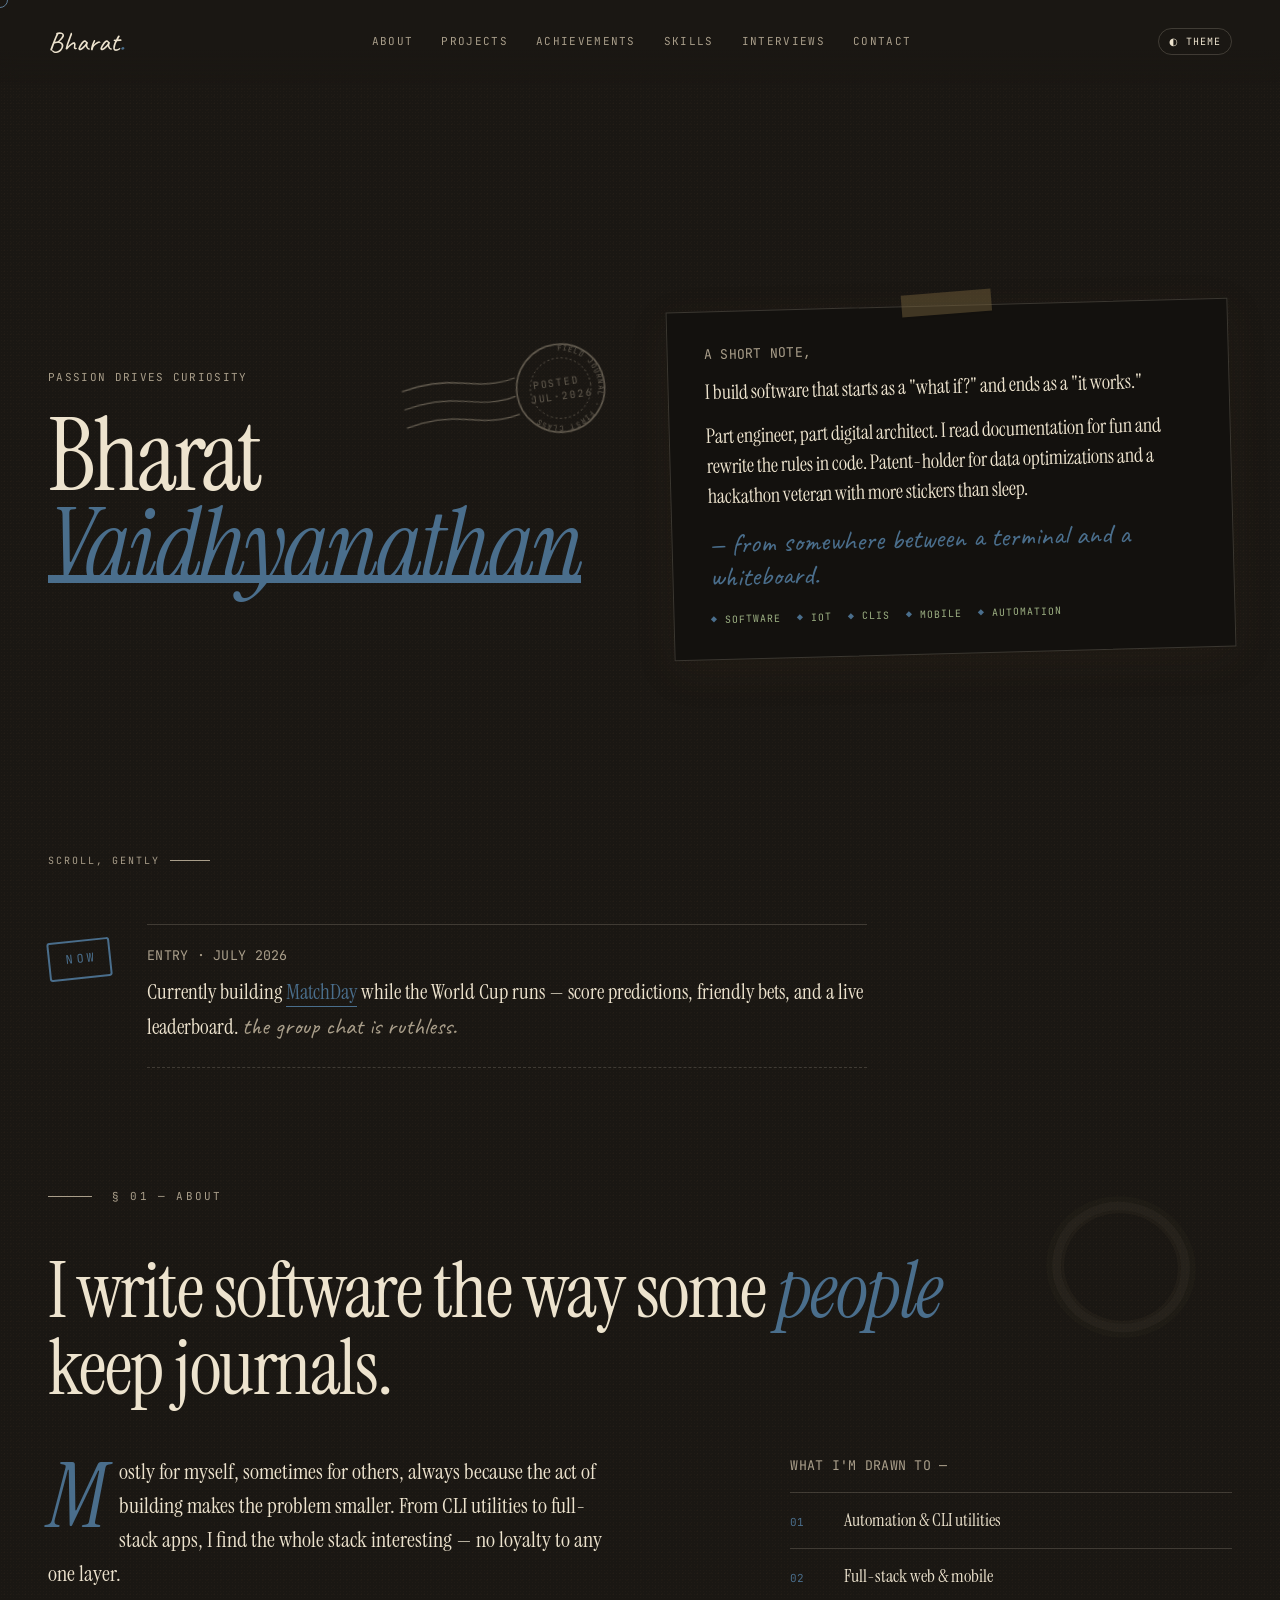
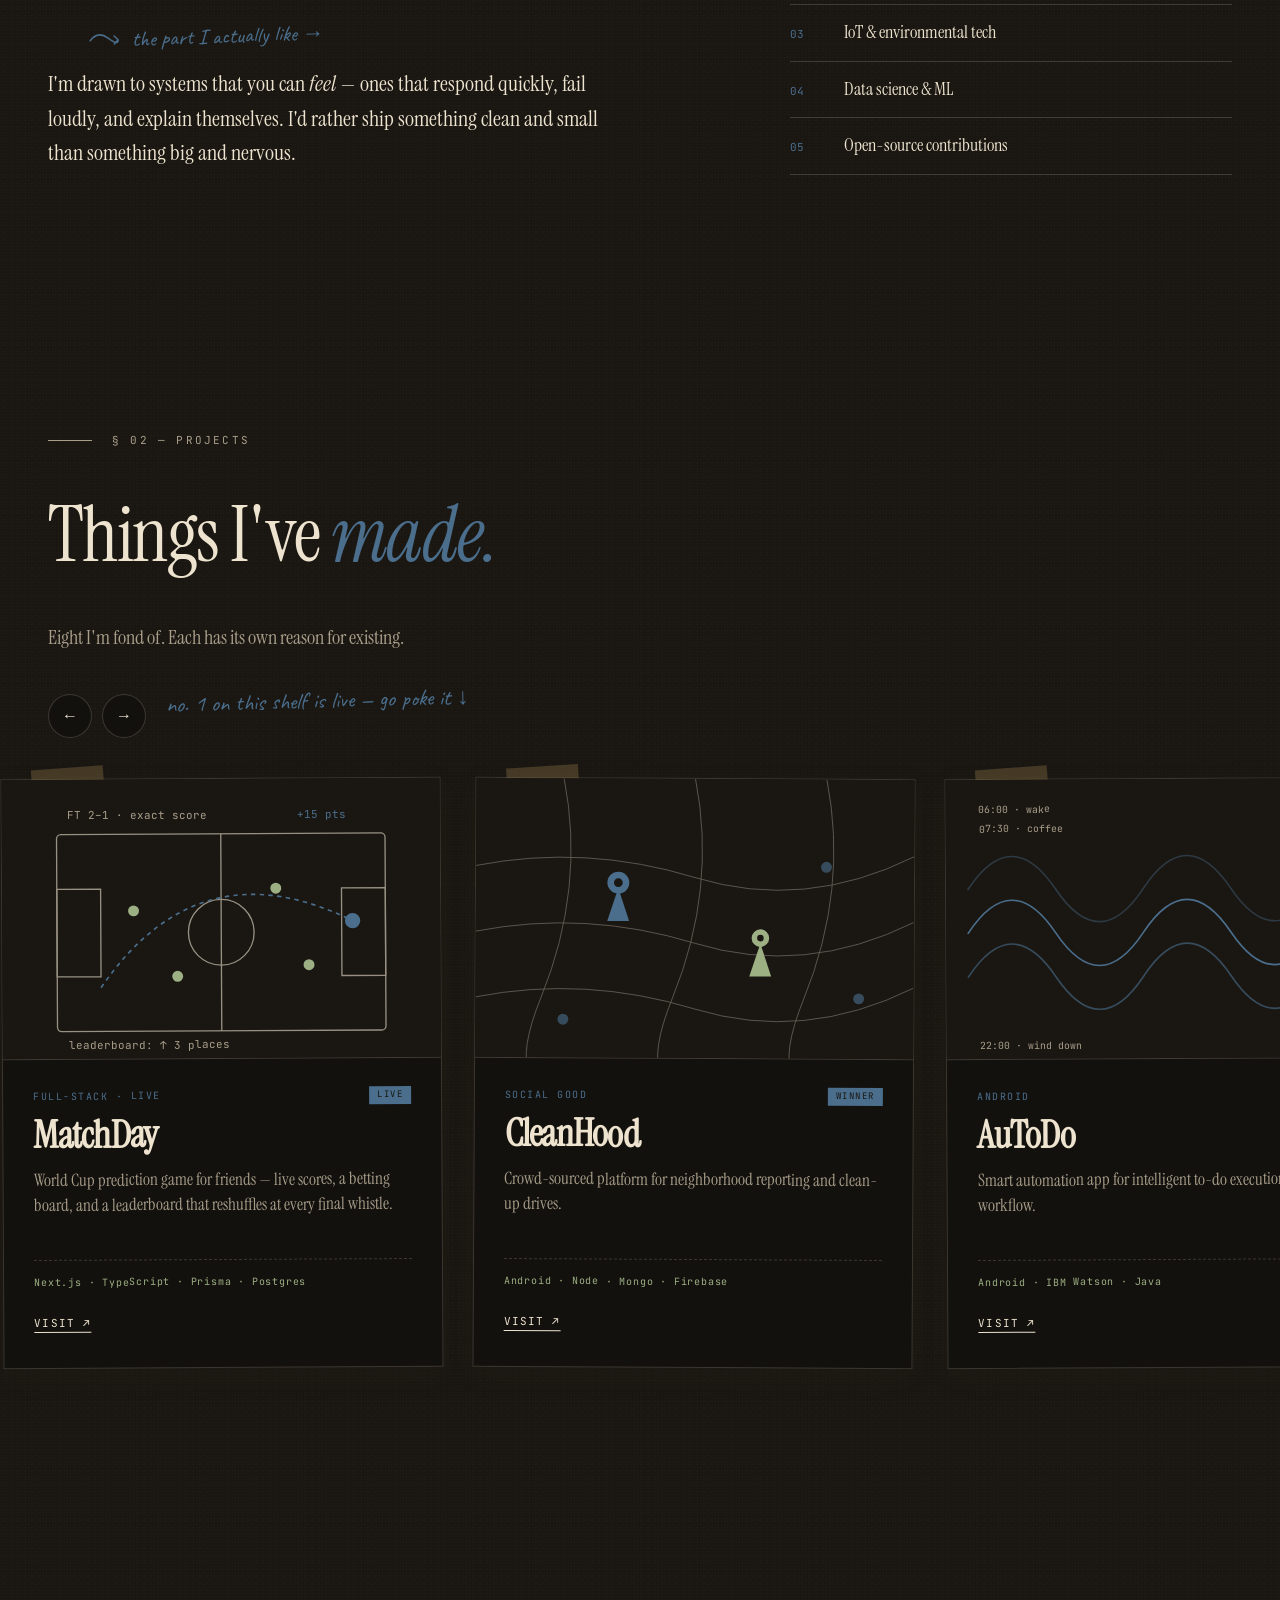
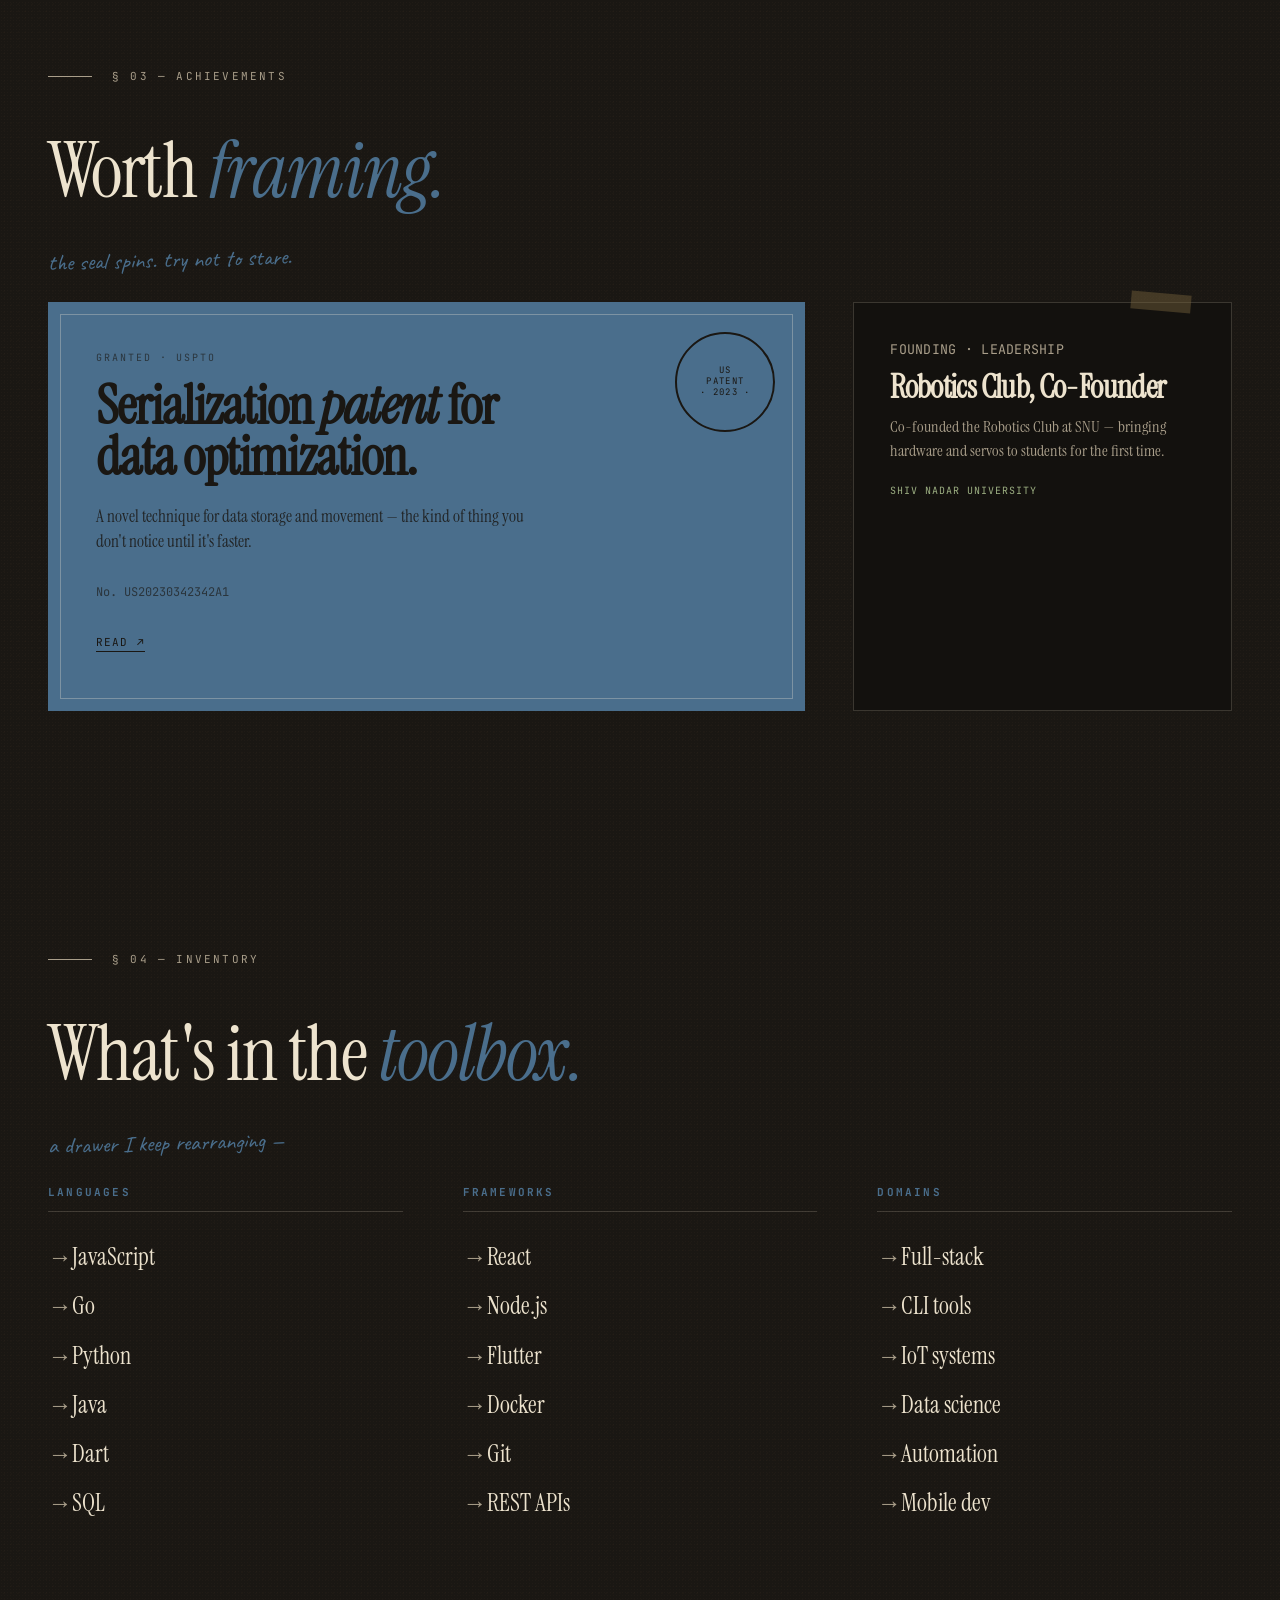
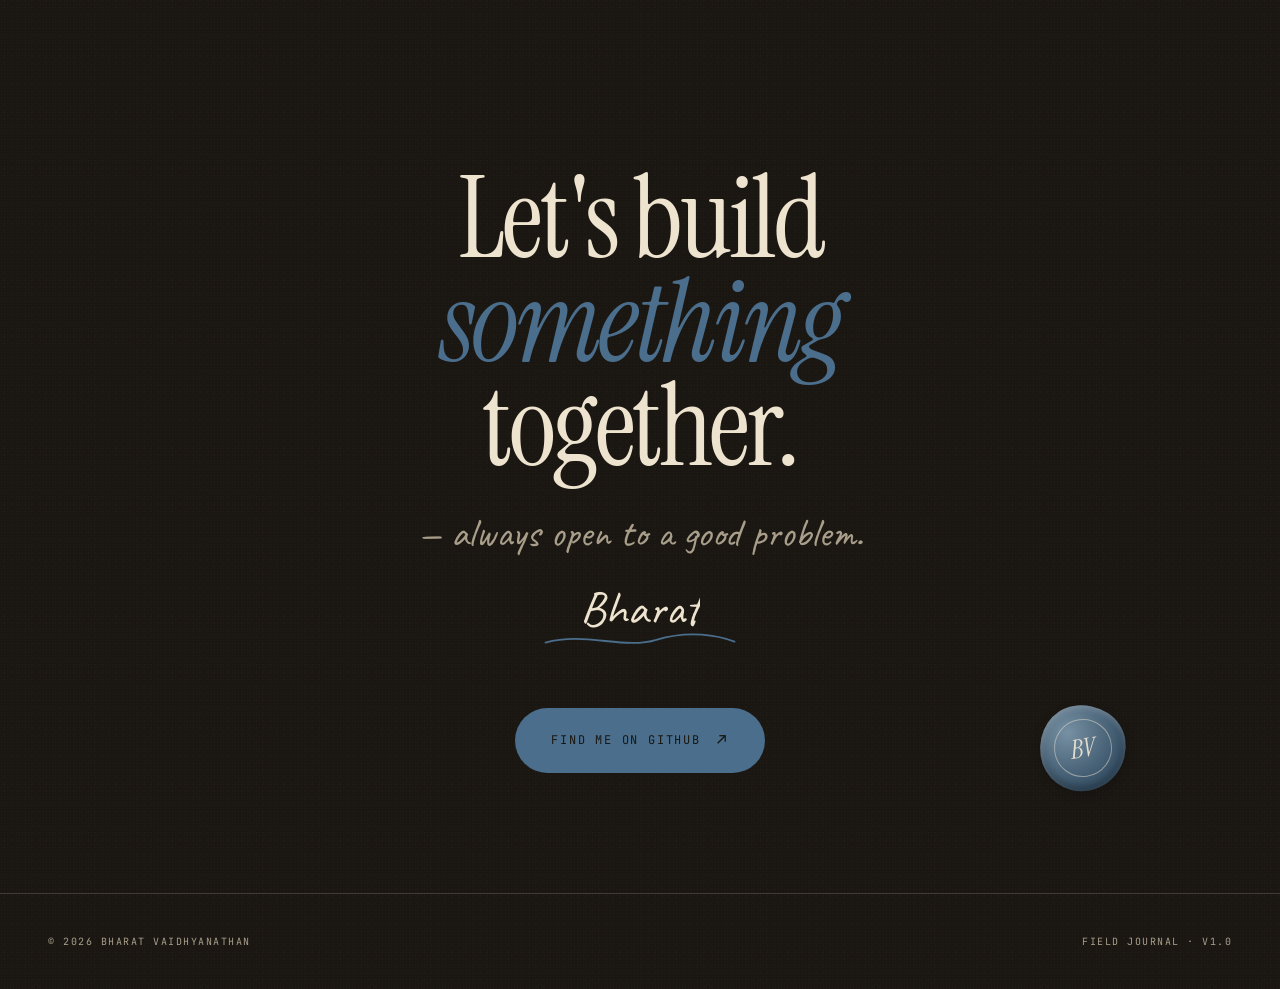
<file: index.html>
<!DOCTYPE html>
<html lang="en">
<head>
    <meta charset="utf-8">
    <meta name="viewport" content="width=device-width, initial-scale=1.0">
    <title>Bharat Vaidhyanathan</title>
    <meta name="description" content="Bharat Vaidhyanathan — software engineer building automation tools, full-stack apps, and IoT systems.">
    <meta name="theme-color" content="#f1e8d6">
    <link rel="canonical" href="https://bharat94.github.io/">
    <meta property="og:title" content="Bharat Vaidhyanathan — Field Journal">
    <meta property="og:description" content="Software engineer building automation tools, full-stack apps, and IoT systems.">
    <meta property="og:type" content="website">
    <meta property="og:url" content="https://bharat94.github.io/">
    <meta property="twitter:card" content="summary_large_image">
    <meta property="twitter:title" content="Bharat Vaidhyanathan — Field Journal">
    <meta property="twitter:description" content="Software engineer building automation tools, full-stack apps, and IoT systems.">
    
    <link rel="icon" href="/favicon.svg" type="image/svg+xml">
    <link rel="icon" href="/favicon.png" type="image/png" sizes="64x64">
    <link rel="apple-touch-icon" href="/apple-touch-icon.png">

    <link rel="preconnect" href="https://fonts.googleapis.com">
    <link rel="preconnect" href="https://fonts.gstatic.com" crossorigin>
    <link href="https://fonts.googleapis.com/css2?family=Instrument+Serif:ital@0;1&family=Caveat:wght@400;600&family=JetBrains+Mono:wght@400;500&family=Fraunces:ital,wght@0,400;0,500;1,400&family=Cormorant+Garamond:ital,wght@0,400;1,400&family=EB+Garamond:ital,wght@0,400;1,400&family=Playfair+Display:ital,wght@0,400;1,400&display=swap" rel="stylesheet">
    
    <link rel="stylesheet" href="styles.css">

    <script type="application/ld+json">
    {
        "@context": "https://schema.org",
        "@type": "Person",
        "name": "Bharat Vaidhyanathan",
        "jobTitle": "Software Engineer",
        "url": "https://bharat94.github.io/",
        "sameAs": [
            "https://github.com/bharat94"
        ]
    }
    </script>

    <template id="__bundler_thumbnail" data-bg-color="#f1e8d6">
      <svg viewBox="0 0 1200 800" xmlns="http://www.w3.org/2000/svg">
        <rect width="1200" height="800" fill="#f1e8d6"/>
        <g transform="translate(600 400)" text-anchor="middle" font-family="Georgia, serif" fill="#2a2420">
          <text y="-20" font-size="140" font-style="italic">BV</text>
          <text y="60" font-size="36" fill="#5c6e8c">— field notes —</text>
        </g>
      </svg>
    </template>
</head>
<body data-theme="dark">
<div class="cursor"></div>

<!-- TWEAKS PANEL -->
<div id="tweaks-panel" style="display:none;">
  <div class="tweaks-head">
    <span>Tweaks</span>
    <span class="tweaks-hint">live · saved</span>
  </div>
  <div class="tweaks-body">
    <label class="tw-row">
      <span>Accent color</span>
      <div class="tw-swatches" data-key="accent">
        <button data-val="#b9502b" style="background:#b9502b" title="Rust"></button>
        <button data-val="#c57a3a" style="background:#c57a3a" title="Ochre"></button>
        <button data-val="#7a8662" style="background:#7a8662" title="Sage"></button>
        <button data-val="#5c6e8c" style="background:#5c6e8c" title="Slate blue"></button>
        <button data-val="#8a4a6b" style="background:#8a4a6b" title="Plum"></button>
        <button data-val="#2a2420" style="background:#2a2420" title="Ink"></button>
      </div>
    </label>
    <label class="tw-row">
      <span>Paper tone</span>
      <div class="tw-swatches" data-key="paper">
        <button data-val="#f1e8d6" style="background:#f1e8d6" title="Cream"></button>
        <button data-val="#f5eee0" style="background:#f5eee0" title="Soft cream"></button>
        <button data-val="#ecddc0" style="background:#ecddc0" title="Kraft"></button>
        <button data-val="#efe8dc" style="background:#efe8dc" title="Oat"></button>
        <button data-val="#f4eee6" style="background:#f4eee6" title="Linen"></button>
      </div>
    </label>
    <label class="tw-row">
      <span>Display font</span>
      <select data-key="displayFont">
        <option value="'Instrument Serif', Georgia, serif">Instrument Serif</option>
        <option value="'Fraunces', Georgia, serif">Fraunces</option>
        <option value="'Cormorant Garamond', serif">Cormorant</option>
        <option value="'EB Garamond', serif">EB Garamond</option>
        <option value="'Playfair Display', serif">Playfair</option>
      </select>
    </label>
    <label class="tw-row">
      <span>Hero size</span>
      <input type="range" data-key="heroSize" min="60" max="140" step="2"/>
      <span class="tw-val" data-val="heroSize"></span>
    </label>
    <label class="tw-row">
      <span>Card jitter</span>
      <input type="range" data-key="cardJitter" min="0" max="3" step="0.1"/>
      <span class="tw-val" data-val="cardJitter"></span>
    </label>
    <label class="tw-row">
      <span>Tape accents</span>
      <select data-key="showTape">
        <option value="on">On</option>
        <option value="off">Off</option>
      </select>
    </label>
    <label class="tw-row">
      <span>Custom cursor</span>
      <select data-key="customCursor">
        <option value="on">On</option>
        <option value="off">Off</option>
      </select>
    </label>
    <label class="tw-row">
      <span>Hero subtitle</span>
      <input type="text" data-key="heroMeta" placeholder="Field Notes · Vol. 01"/>
    </label>
    <label class="tw-row">
      <span>Sign-off phrase</span>
      <input type="text" data-key="signoff" placeholder="always open to a good problem"/>
    </label>
    <label class="tw-row">
      <span>Theme</span>
      <select data-key="theme">
        <option value="light">Light</option>
        <option value="dark">Dark</option>
      </select>
    </label>
  </div>
</div>

<nav>
  <div class="brand">Bharat.</div>
  <div class="links">
    <a href="#about">About</a>
    <a href="#projects">Projects</a>
    <a href="#achievements">Achievements</a>
    <a href="#skills">Skills</a>
    <a href="/interviews/">Interviews</a>
    <a href="#contact">Contact</a>
  </div>
  <div class="nav-right">
    <button class="theme-toggle" onclick="toggleTheme()">◐ theme</button>
    <button id="mobile-menu-btn" class="mobile-menu-btn" aria-label="Menu">☰</button>
  </div>
</nav>

<div id="mobile-menu" class="mobile-menu">
  <a href="#about" onclick="toggleMobileMenu()">About</a>
  <a href="#projects" onclick="toggleMobileMenu()">Projects</a>
  <a href="#achievements" onclick="toggleMobileMenu()">Achievements</a>
  <a href="#skills" onclick="toggleMobileMenu()">Skills</a>
  <a href="/interviews/">Interviews</a>
  <a href="#contact" onclick="toggleMobileMenu()">Contact</a>
</div>

<!-- HERO -->
<header class="hero">
  <div class="hero-left">
    <div class="hero-meta">Field Notes · Vol. 01 · Est. 2026</div>
    <h1>
      Bharat<br/>
      <em>Vaidhyanathan</em>
    </h1>
    <svg class="postmark" viewBox="0 0 240 132" aria-hidden="true">
      <defs>
        <path id="pm-arc" d="M178 25 a41 41 0 1 1 -0.1 0"/>
      </defs>
      <g fill="none" stroke="currentColor">
        <circle cx="178" cy="66" r="48" stroke-width="1.6"/>
        <circle cx="178" cy="66" r="33" stroke-width="1" stroke-dasharray="2 3"/>
        <path d="M6 46 Q 40 38 74 46 T 130 48" stroke-width="1.4"/>
        <path d="M6 66 Q 40 58 74 66 T 128 68" stroke-width="1.4"/>
        <path d="M6 86 Q 40 78 74 86 T 130 88" stroke-width="1.4"/>
      </g>
      <text font-family="'JetBrains Mono', monospace" font-size="11" letter-spacing="2" fill="currentColor" text-anchor="middle">
        <tspan x="178" y="63">POSTED</tspan>
        <tspan x="178" y="78">JUL·2026</tspan>
      </text>
      <text font-family="'JetBrains Mono', monospace" font-size="8" letter-spacing="1.5" fill="currentColor">
        <textPath href="#pm-arc" startOffset="2">FIELD JOURNAL · FIRST CLASS</textPath>
      </text>
    </svg>
  </div>
  <div class="hero-right">
    <div class="hero-card">
      <div class="mono" style="margin-bottom:12px;">A short note,</div>
      <p>I build software that starts as a "what if?" and ends as a "it works."</p>
      <p>Part engineer, part digital architect. I read documentation for fun and rewrite the rules in code. Patent-holder for data optimizations and a hackathon veteran with more stickers than sleep.</p>
      <div class="hand" style="margin-top:16px;">— from somewhere between a terminal and a whiteboard.</div>
      <div class="hero-tags">
        <span>Software</span><span>IoT</span><span>CLIs</span><span>Mobile</span><span>Automation</span>
      </div>
    </div>
  </div>
  <div class="scroll-hint">scroll, gently</div>
</header>

<!-- NOW -->
<section id="now" class="now-entry">
  <div class="now-stamp reveal">Now</div>
  <div class="now-body reveal">
    <div class="mono" style="margin-bottom:10px;">Entry · July 2026</div>
    <p>Currently building <a href="https://matchday-6sud.vercel.app" target="_blank">MatchDay</a> while the World Cup runs — score predictions, friendly bets, and a live leaderboard. <span class="hand" style="font-size:24px;">the group chat is ruthless.</span></p>
  </div>
</section>

<!-- ABOUT -->
<section id="about">
  <div class="section-label">§ 01 — About</div>
  <h2 class="section-title reveal">I write software the way some <em>people</em> keep journals.</h2>
  <div class="about">
    <div class="about-text">
      <p class="reveal">Mostly for myself, sometimes for others, always because the act of building makes the problem smaller. From CLI utilities to full-stack apps, I find the whole stack interesting — no loyalty to any one layer.</p>
      <div class="margin-note">the part I actually like →</div>
      <p class="reveal">I'm drawn to systems that you can <span class="serif-i">feel</span> — ones that respond quickly, fail loudly, and explain themselves. I'd rather ship something clean and small than something big and nervous.</p>
    </div>
    <aside class="about-sidebar">
      <div class="mono" style="margin-bottom:16px;">What I'm drawn to —</div>
      <ol class="interest-list">
        <li><span class="num">01</span><span>Automation & CLI utilities</span></li>
        <li><span class="num">02</span><span>Full-stack web & mobile</span></li>
        <li><span class="num">03</span><span>IoT & environmental tech</span></li>
        <li><span class="num">04</span><span>Data science & ML</span></li>
        <li><span class="num">05</span><span>Open-source contributions</span></li>
      </ol>
    </aside>
  </div>
</section>

<!-- PROJECTS -->
<section id="projects" class="projects-wrap">
  <div class="projects-header">
    <div class="section-label">§ 02 — Projects</div>
    <h2 class="section-title reveal">Things I've <em>made.</em></h2>
    <p style="font-size:20px; max-width:620px; color:var(--ink-soft); margin-bottom:20px;" class="reveal">
      Eight I'm fond of. Each has its own reason for existing.
    </p>
    <div class="scribble reveal" style="margin:0 0 6px 118px;">no. 1 on this shelf is live — go poke it ↓</div>
  </div>
  <div class="carousel-nav">
    <button onclick="scrollCarousel(-1)" aria-label="Previous">←</button>
    <button onclick="scrollCarousel(1)" aria-label="Next">→</button>
  </div>
  <div class="carousel" id="carousel">
    <!-- cards injected by JS -->
  </div>
</section>

<!-- ACHIEVEMENTS -->
<section id="achievements">
  <div class="section-label">§ 03 — Achievements</div>
  <h2 class="section-title reveal">Worth <em>framing.</em></h2>
  <div class="scribble reveal" style="margin:-28px 0 36px;">the seal spins. try not to stare.</div>
  <div class="achievements">
    <div class="patent-card reveal">
      <div class="patent-seal">US<br/>PATENT<br/>· 2023 ·</div>
      <div class="patent-label">Granted · USPTO</div>
      <h3 class="patent-title">Serialization <em>patent</em> for data optimization.</h3>
      <p class="patent-desc">A novel technique for data storage and movement — the kind of thing you don't notice until it's faster.</p>
      <div class="patent-num">No. US20230342342A1</div>
      <a href="https://patents.google.com/patent/US20230342342A1/en" class="patent-link" target="_blank">Read ↗</a>
    </div>
    <div class="robotics-card reveal">
      <div class="mono" style="margin-bottom:12px;">Founding · Leadership</div>
      <h3>Robotics Club, Co-Founder</h3>
      <p>Co-founded the Robotics Club at SNU — bringing hardware and servos to students for the first time.</p>
      <div class="meta">Shiv Nadar University</div>
    </div>
  </div>
</section>

<!-- SKILLS -->
<section id="skills">
  <div class="section-label">§ 04 — Inventory</div>
  <h2 class="section-title reveal">What's in the <em>toolbox.</em></h2>
  <div class="scribble reveal" style="margin:-28px 0 36px;">a drawer I keep rearranging —</div>
  <div class="skills-grid">
    <div class="skill-group reveal">
      <h4>Languages</h4>
      <ul class="skill-list">
        <li>JavaScript</li><li>Go</li><li>Python</li><li>Java</li><li>Dart</li><li>SQL</li>
      </ul>
    </div>
    <div class="skill-group reveal">
      <h4>Frameworks</h4>
      <ul class="skill-list">
        <li>React</li><li>Node.js</li><li>Flutter</li><li>Docker</li><li>Git</li><li>REST APIs</li>
      </ul>
    </div>
    <div class="skill-group reveal">
      <h4>Domains</h4>
      <ul class="skill-list">
        <li>Full-stack</li><li>CLI tools</li><li>IoT systems</li><li>Data science</li><li>Automation</li><li>Mobile dev</li>
      </ul>
    </div>
  </div>
</section>

<!-- CONTACT -->
<section id="contact" class="contact">
  <h2 class="reveal">Let's build <em>something</em> together.</h2>
  <div class="signoff reveal">— always open to a good problem.</div>
  <div class="signature reveal">
    <span class="sig-name">Bharat</span>
    <svg class="sig-flourish" viewBox="0 0 220 26" aria-hidden="true">
      <path d="M6 16 C 50 4, 92 24, 128 13 S 196 8, 214 15" fill="none" stroke="var(--rust)" stroke-width="2" stroke-linecap="round"/>
    </svg>
  </div>
  <a href="https://github.com/bharat94" class="contact-btn" target="_blank">Find me on GitHub</a>
  <div class="wax-seal" aria-hidden="true"><span>BV</span></div>
</section>

<footer>
  <div>© 2026 Bharat Vaidhyanathan</div>
  <div>Field Journal · v1.0</div>
</footer>

<script src="animations.js"></script>
</body>
</html>
</file>
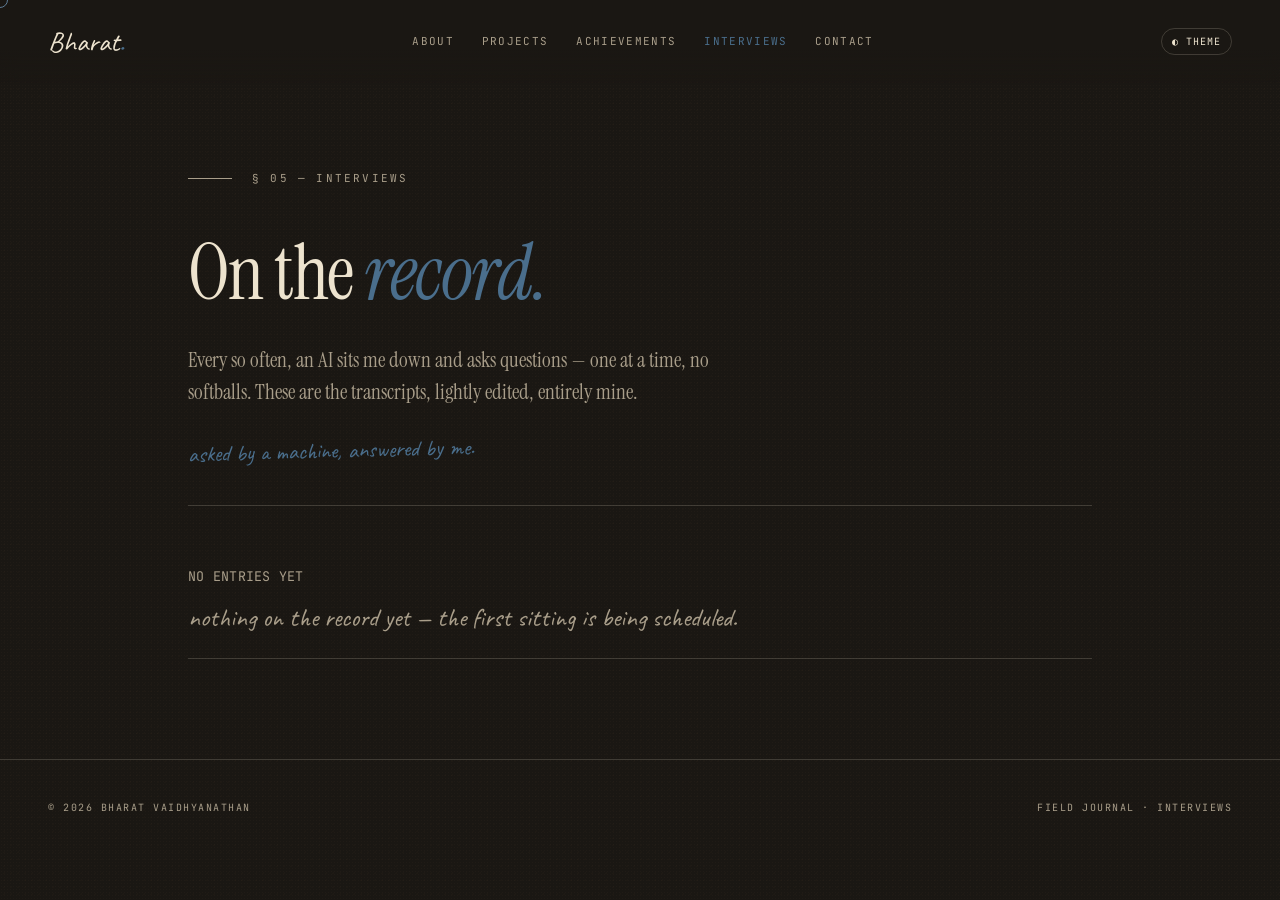
<file: interviews/index.html>
<!DOCTYPE html>
<html lang="en">
<head>
    <meta charset="utf-8">
    <meta name="viewport" content="width=device-width, initial-scale=1.0">
    <title>Interviews — Bharat Vaidhyanathan</title>
    <meta name="description" content="Interviews with Bharat Vaidhyanathan, conducted by an AI — thoughts on software, tools, and building things, on the record.">
    <meta name="theme-color" content="#f1e8d6">
    <link rel="canonical" href="https://bharat94.github.io/interviews/">
    <meta property="og:title" content="The Interviews — Bharat Vaidhyanathan">
    <meta property="og:description" content="Conversations with an AI interviewer — thoughts on software, tools, and building things, on the record.">
    <meta property="og:type" content="website">
    <meta property="og:url" content="https://bharat94.github.io/interviews/">

    <link rel="icon" href="/favicon.svg" type="image/svg+xml">
    <link rel="icon" href="/favicon.png" type="image/png" sizes="64x64">
    <link rel="apple-touch-icon" href="/apple-touch-icon.png">

    <link rel="preconnect" href="https://fonts.googleapis.com">
    <link rel="preconnect" href="https://fonts.gstatic.com" crossorigin>
    <link href="https://fonts.googleapis.com/css2?family=Instrument+Serif:ital@0;1&family=Caveat:wght@400;600&family=JetBrains+Mono:wght@400;500&display=swap" rel="stylesheet">

    <link rel="stylesheet" href="/styles.css">
</head>
<body data-theme="dark">
<div class="cursor"></div>

<nav>
  <div class="brand">Bharat.</div>
  <div class="links">
    <a href="/#about">About</a>
    <a href="/#projects">Projects</a>
    <a href="/#achievements">Achievements</a>
    <a href="/interviews/" style="color:var(--rust);">Interviews</a>
    <a href="/#contact">Contact</a>
  </div>
  <div class="nav-right">
    <button class="theme-toggle" onclick="toggleTheme()">◐ theme</button>
    <button id="mobile-menu-btn" class="mobile-menu-btn" aria-label="Menu">☰</button>
  </div>
</nav>

<div id="mobile-menu" class="mobile-menu">
  <a href="/#about" onclick="toggleMobileMenu()">About</a>
  <a href="/#projects" onclick="toggleMobileMenu()">Projects</a>
  <a href="/#achievements" onclick="toggleMobileMenu()">Achievements</a>
  <a href="/interviews/" onclick="toggleMobileMenu()">Interviews</a>
  <a href="/#contact" onclick="toggleMobileMenu()">Contact</a>
</div>

<section class="iv-wrap">
  <div class="section-label">§ 05 — Interviews</div>
  <h1 class="section-title reveal">On the <em>record.</em></h1>
  <p class="iv-blurb reveal">
    Every so often, an AI sits me down and asks questions — one at a time, no
    softballs. These are the transcripts, lightly edited, entirely mine.
  </p>
  <div class="scribble reveal" style="margin:0 0 44px;">asked by a machine, answered by me.</div>

  <div id="iv-list" class="iv-list" aria-live="polite"></div>
</section>

<footer>
  <div>© 2026 Bharat Vaidhyanathan</div>
  <div>Field Journal · Interviews</div>
</footer>

<script src="/animations.js"></script>
<script>
(function () {
  const list = document.getElementById('iv-list');
  fetch('/interviews/interviews.json')
    .then(r => r.json())
    .then(data => {
      const items = (data.interviews || []);
      if (!items.length) {
        list.innerHTML = `
          <div class="iv-empty">
            <div class="mono" style="margin-bottom:12px;">No entries yet</div>
            <div class="hand" style="font-size:26px;">nothing on the record yet — the first sitting is being scheduled.</div>
          </div>`;
        return;
      }
      list.innerHTML = items.map(iv => `
        <a class="iv-row" href="/interviews/${iv.slug}.html">
          <span class="iv-num">№ ${String(iv.num).padStart(2, '0')}</span>
          <span class="iv-main">
            <span class="iv-title">${iv.title}</span>
            <span class="iv-pullquote">“${iv.pull}”</span>
          </span>
          <span class="iv-leader" aria-hidden="true"></span>
          <span class="iv-meta">
            <span>${iv.topic}</span>
            <span>${iv.dateHuman} · ${iv.minutes} min</span>
          </span>
        </a>`).join('');
      // observe the injected rows for reveal
      if (window.IntersectionObserver) {
        const io = new IntersectionObserver(es => es.forEach(e => {
          if (e.isIntersecting) { e.target.classList.add('in'); io.unobserve(e.target); }
        }), { threshold: 0.1 });
        list.querySelectorAll('.iv-row').forEach(el => { el.classList.add('reveal'); io.observe(el); });
      }
    })
    .catch(() => {
      list.innerHTML = '<div class="iv-empty mono">Could not load the index — try a refresh.</div>';
    });
})();
</script>
</body>
</html>
</file>
<file: styles.css>
:root {
  --cream: #f1e8d6;
  --cream-deep: #ebe0c9;
  --ink: #2a2420;
  --ink-soft: #5a4e43;
  --rust: #4a6e8c;
  --sage: #7a8662;
  --tape: rgba(218, 196, 140, 0.65);
  --rule: rgba(42,36,32,0.18);
}
[data-theme="dark"] {
  --cream: #1a1713;
  --cream-deep: #13110e;
  --ink: #ede3ce;
  --ink-soft: #a99e8a;
  --rust: #4a6e8c;
  --sage: #9db083;
  --tape: rgba(120, 100, 60, 0.45);
  --rule: rgba(237,227,206,0.18);
}
/* iOS Safe Areas & Tap Refinements */
:root {
  --safe-top: env(safe-area-inset-top, 0px);
  --safe-bottom: env(safe-area-inset-bottom, 0px);
}

* { 
  box-sizing: border-box; 
  margin: 0; 
  padding: 0; 
  -webkit-tap-highlight-color: transparent; 
}
html, body { 
  background: var(--cream); 
  color: var(--ink); 
  overflow-x: hidden;
  width: 100%;
  position: relative;
}
body {
  font-family: 'Instrument Serif', Georgia, serif;
  font-size: 19px;
  line-height: 1.55;
  min-height: 100vh;
  background-image:
    radial-gradient(rgba(120,90,60,0.07) 1px, transparent 1px),
    radial-gradient(rgba(120,90,60,0.04) 1px, transparent 1px);
  background-size: 3px 3px, 7px 7px;
  background-position: 0 0, 1px 2px;
}
[data-theme="dark"] body {
  background-image:
    radial-gradient(rgba(255,230,180,0.04) 1px, transparent 1px),
    radial-gradient(rgba(255,230,180,0.02) 1px, transparent 1px);
}

.hand { font-family: 'Caveat', cursive; color: var(--ink-soft); }
.mono { font-family: 'JetBrains Mono', monospace; font-size: 0.7em; letter-spacing: 0.02em; text-transform: uppercase; color: var(--ink-soft); }
.serif-i { font-style: italic; }

/* Nav */
nav {
  position: fixed; top: 0; left: 0; right: 0;
  padding: calc(20px + var(--safe-top)) 48px 20px; 
  z-index: 100;
  display: flex; justify-content: space-between; align-items: center;
  background: linear-gradient(var(--cream) 60%, transparent);
  backdrop-filter: blur(8px);
  -webkit-backdrop-filter: blur(8px);
}
nav .brand { 
  font-family: 'Caveat', cursive; 
  font-size: 28px; 
  color: var(--ink); 
  cursor: pointer;
  display: flex;
  user-select: none;
  transition: transform 0.2s;
}
nav .brand span {
  display: inline-block;
  transition: transform 0.3s cubic-bezier(0.34, 1.56, 0.64, 1), color 0.3s;
}
nav .brand:hover span {
  transform: translateY(-4px);
  transition-delay: calc(var(--i) * 0.04s);
  color: var(--rust);
}
nav .brand span:last-child {
  color: var(--rust);
}
nav .brand:hover span:last-child {
  transform: translateY(-6px) scale(1.4) rotate(10deg);
}

/* Thump Animation */
.brand.thump {
  animation: thump 0.6s cubic-bezier(0.34, 1.56, 0.64, 1);
}
@keyframes thump {
  0% { transform: scale(1); }
  30% { transform: scale(1.3) rotate(-3deg); }
  60% { transform: scale(0.9) rotate(2deg); }
  100% { transform: scale(1); }
}

/* Fluid Wave Effects */
.fluid-drift {
  animation: fluid-drift 1.4s cubic-bezier(0.22, 1, 0.36, 1) both;
}

@keyframes fluid-drift {
  0% { transform: translateY(0); }
  30% { transform: translateY(-40px); }
  100% { transform: translateY(0); }
}

.brand-ripple {
  position: absolute;
  top: 50%;
  left: 50%;
  width: 20px;
  height: 20px;
  background: var(--rust);
  border-radius: 50%;
  transform: translate(-50%, -50%);
  pointer-events: none;
  opacity: 0;
  animation: ripple-out 1s ease-out forwards;
}

@keyframes ripple-out {
  0% { width: 0; height: 0; opacity: 0.4; }
  100% { width: 300px; height: 300px; opacity: 0; }
}

nav .links { display: flex; gap: 28px; font-family: 'JetBrains Mono', monospace; font-size: 11px; letter-spacing: 0.12em; text-transform: uppercase; }
nav .links a { color: var(--ink-soft); text-decoration: none; transition: color 0.2s; }
nav .links a:hover { color: var(--rust); }
.theme-toggle {
  background: transparent; border: 1px solid var(--rule);
  color: var(--ink); font-family: 'JetBrains Mono', monospace;
  font-size: 10px; letter-spacing: 0.1em; text-transform: uppercase;
  padding: 6px 10px; cursor: pointer; border-radius: 40px;
}
.theme-toggle:hover { border-color: var(--rust); color: var(--rust); }

/* cursor follower */
.cursor {
  position: fixed; width: 16px; height: 16px;
  border: 1.5px solid var(--rust); border-radius: 50%;
  pointer-events: none; z-index: 9999;
  transform: translate(-50%, -50%);
  mix-blend-mode: multiply;
  transition: width 0.2s, height 0.2s, background 0.2s;
}
[data-theme="dark"] .cursor { mix-blend-mode: screen; }

/* hero */
.hero {
  min-height: 100vh; padding: 140px 48px 80px;
  position: relative;
  display: grid; grid-template-columns: 1fr 1fr; gap: 60px; align-items: center;
  max-width: 1400px; margin: 0 auto;
}
.hero h1 {
  font-size: clamp(52px, 7.2vw, 116px);
  line-height: 0.9; font-weight: 400; letter-spacing: -0.03em;
}
.hero h1 em {
  font-style: italic; color: var(--rust);
  position: relative; display: inline-block;
}
.hero h1 em::after {
  content: ''; position: absolute; left: 0; right: 0; bottom: 0.08em; height: 0.08em;
  background: var(--rust); transform-origin: left;
  animation: draw 1.2s 0.6s ease-out both;
}
@keyframes draw { from { transform: scaleX(0); } to { transform: scaleX(1); } }
.hero-meta {
  font-family: 'JetBrains Mono', monospace; font-size: 11px;
  letter-spacing: 0.12em; text-transform: uppercase; color: var(--ink-soft);
  margin-bottom: 24px;
}
.hero-right { position: relative; }
.hero-card {
  background: var(--cream-deep); padding: 32px 36px;
  position: relative; transform: rotate(-1.5deg);
  box-shadow: 0 2px 0 rgba(0,0,0,0.04), 0 12px 40px rgba(80,60,30,0.12);
  border: 1px solid var(--rule);
}
.hero-card::before {
  content: ''; position: absolute; top: -14px; left: 50%;
  width: 90px; height: 22px; background: var(--tape);
  transform: translateX(-50%) rotate(-3deg);
  box-shadow: 0 1px 2px rgba(0,0,0,0.06);
}
.hero-card p { font-size: 20px; line-height: 1.5; margin-bottom: 14px; }
.hero-card .hand { font-size: 28px; line-height: 1.2; color: var(--rust); }
.hero-tags {
  display: flex; flex-wrap: wrap; gap: 8px 16px; margin-top: 18px;
  font-family: 'JetBrains Mono', monospace; font-size: 10px;
  letter-spacing: 0.1em; text-transform: uppercase; color: var(--sage);
}
.hero-tags span::before { content: '◆ '; color: var(--rust); }

.scroll-hint {
  position: absolute; bottom: 32px; left: 48px;
  font-family: 'JetBrains Mono', monospace; font-size: 10px;
  letter-spacing: 0.2em; text-transform: uppercase; color: var(--ink-soft);
  display: flex; align-items: center; gap: 10px;
}
.scroll-hint::after { content: ''; width: 40px; height: 1px; background: var(--ink-soft); animation: pulse 2s infinite; }
@keyframes pulse { 0%, 100% { opacity: 0.4; } 50% { opacity: 1; } }

/* sections */
section { padding: 120px 48px; max-width: 1400px; margin: 0 auto; position: relative; }
.section-label {
  display: flex; align-items: center; gap: 20px; margin-bottom: 48px;
  font-family: 'JetBrains Mono', monospace; font-size: 11px;
  letter-spacing: 0.2em; text-transform: uppercase; color: var(--ink-soft);
}
.section-label::before {
  content: ''; width: 44px; height: 1px; background: var(--ink-soft);
}
.section-title {
  font-size: clamp(48px, 6vw, 84px); line-height: 1; font-weight: 400;
  letter-spacing: -0.02em; margin-bottom: 48px; max-width: 900px;
}
.section-title em { font-style: italic; color: var(--rust); }

/* about grid */
.about { display: grid; grid-template-columns: 3fr 2fr; gap: 80px; align-items: start; }
.about-text p { font-size: 22px; line-height: 1.55; margin-bottom: 22px; max-width: 560px; }
.about-text p:first-child::first-letter {
  font-size: 88px; line-height: 0.85; float: left; padding: 4px 12px 0 0;
  color: var(--rust); font-style: italic;
}
.about-sidebar {
  position: sticky; top: 100px;
}
.interest-list { list-style: none; }
.interest-list li {
  padding: 16px 0; border-top: 1px solid var(--rule);
  display: grid; grid-template-columns: 40px 1fr; align-items: baseline;
  gap: 14px; font-size: 18px; line-height: 1.3;
}
.interest-list li:last-child { border-bottom: 1px solid var(--rule); }
.interest-list .num {
  font-family: 'JetBrains Mono', monospace; font-size: 11px;
  color: var(--rust);
}
.margin-note {
  font-family: 'Caveat', cursive; font-size: 22px; color: var(--rust);
  transform: rotate(-2deg); margin: 20px 0 20px 40px;
  position: relative; padding-left: 44px;
}
.margin-note::before {
  content: ''; position: absolute; left: 0; top: 50%;
  width: 32px; height: 32px;
  background: url("data:image/svg+xml,%3Csvg xmlns='http://www.w3.org/2000/svg' viewBox='0 0 32 32'%3E%3Cpath d='M2 16 Q 10 6 20 14 T 30 16 M 26 12 L 30 16 L 26 20' fill='none' stroke='%234a6e8c' stroke-width='1.5' stroke-linecap='round' stroke-linejoin='round'/%3E%3C/svg%3E") no-repeat center;
  transform: translateY(-50%);
}

/* projects carousel */
.projects-wrap { padding: 120px 0; max-width: none; }
.projects-header { padding: 0 48px; max-width: 1400px; margin: 0 auto; }
.carousel {
  display: flex; gap: 32px; padding: 40px 48px 60px;
  overflow-x: auto; scroll-snap-type: x mandatory;
  scrollbar-width: none;
  user-select: text;
}
.carousel.active {
  user-select: none;
}
.carousel::-webkit-scrollbar { display: none; }
.project-card {
  flex: 0 0 440px; scroll-snap-align: start;
  background: var(--cream-deep); padding: 0;
  border: 1px solid var(--rule);
  position: relative; transition: transform 0.4s cubic-bezier(.2,.7,.2,1);
  box-shadow: 0 2px 0 rgba(0,0,0,0.03), 0 8px 30px rgba(80,60,30,0.08);
}
.project-card:hover { transform: translateY(-6px) rotate(-0.5deg); }
.project-card:nth-child(even) { transform: rotate(0.5deg); }
.project-card:nth-child(even):hover { transform: translateY(-6px) rotate(0deg); }
.project-card::before {
  content: ''; position: absolute; top: -12px; left: 30px;
  width: 72px; height: 20px; background: var(--tape);
  transform: rotate(-4deg);
}
.project-viz {
  height: 280px; position: relative; overflow: hidden;
  background: var(--cream);
  border-bottom: 1px solid var(--rule);
}
.project-body { padding: 28px 30px 32px; }
.project-cat {
  font-family: 'JetBrains Mono', monospace; font-size: 10px;
  letter-spacing: 0.15em; text-transform: uppercase; color: var(--rust);
  margin-bottom: 10px; display: flex; justify-content: space-between; align-items: center;
}
.project-cat .win {
  background: var(--rust); color: var(--cream);
  padding: 2px 8px; font-size: 9px;
}
.project-name {
  font-size: 38px; line-height: 1; letter-spacing: -0.02em; margin-bottom: 14px;
}
.project-desc { font-size: 17px; line-height: 1.45; color: var(--ink-soft); margin-bottom: 20px; min-height: 72px; }
.project-stack {
  font-family: 'JetBrains Mono', monospace; font-size: 10px;
  letter-spacing: 0.08em; color: var(--sage); margin-bottom: 16px;
  border-top: 1px dashed var(--rule); padding-top: 14px;
}
.project-link {
  font-family: 'JetBrains Mono', monospace; font-size: 11px;
  letter-spacing: 0.1em; text-transform: uppercase; color: var(--ink);
  text-decoration: none; border-bottom: 1px solid var(--ink); padding-bottom: 2px;
  transition: color 0.2s, border-color 0.2s;
}
.project-link:hover { color: var(--rust); border-color: var(--rust); }

/* achievements — special treatment for patent */
.achievements { display: grid; grid-template-columns: 2fr 1fr; gap: 48px; }
.patent-card {
  background: var(--ink); color: var(--cream); padding: 48px 48px 56px;
  position: relative; overflow: hidden;
}
[data-theme="dark"] .patent-card { background: var(--rust); }
.patent-card::before {
  content: ''; position: absolute; inset: 12px;
  border: 1px solid rgba(241,232,214,0.3);
  pointer-events: none;
}
.patent-seal {
  position: absolute; top: 30px; right: 30px;
  width: 100px; height: 100px;
  border: 2px solid var(--cream); border-radius: 50%;
  display: flex; align-items: center; justify-content: center;
  font-family: 'JetBrains Mono', monospace; font-size: 9px;
  letter-spacing: 0.15em; text-align: center; line-height: 1.2;
  color: var(--cream);
  animation: spin 20s linear infinite;
}
@keyframes spin { to { transform: rotate(360deg); } }
.patent-label { font-family: 'JetBrains Mono', monospace; font-size: 10px; letter-spacing: 0.2em; text-transform: uppercase; opacity: 0.65; margin-bottom: 16px; }
.patent-title { font-size: 54px; line-height: 0.95; letter-spacing: -0.02em; margin-bottom: 20px; max-width: 420px; }
.patent-title em { color: var(--rust); font-style: italic; }
[data-theme="dark"] .patent-title em { color: var(--cream); }
.patent-desc { font-size: 17px; line-height: 1.5; max-width: 460px; opacity: 0.85; margin-bottom: 28px; }
.patent-num { font-family: 'JetBrains Mono', monospace; font-size: 12px; opacity: 0.65; margin-bottom: 24px; }
.patent-link { color: var(--cream); text-decoration: none; font-family: 'JetBrains Mono', monospace; font-size: 11px; letter-spacing: 0.1em; text-transform: uppercase; border-bottom: 1px solid var(--cream); padding-bottom: 2px; }

.robotics-card {
  background: var(--cream-deep); padding: 36px;
  border: 1px solid var(--rule); position: relative;
}
.robotics-card::before { content: ''; position: absolute; top: -10px; right: 40px; width: 60px; height: 18px; background: var(--tape); transform: rotate(5deg); }
.robotics-card h3 { font-size: 32px; line-height: 1; letter-spacing: -0.02em; margin-bottom: 12px; }
.robotics-card p { font-size: 16px; line-height: 1.5; color: var(--ink-soft); margin-bottom: 20px; }
.robotics-card .meta { font-family: 'JetBrains Mono', monospace; font-size: 10px; letter-spacing: 0.1em; text-transform: uppercase; color: var(--sage); }

/* skills — as handwritten inventory */
.skills-grid { display: grid; grid-template-columns: repeat(3, 1fr); gap: 60px; }
.skill-group h4 {
  font-family: 'JetBrains Mono', monospace; font-size: 11px;
  letter-spacing: 0.2em; text-transform: uppercase; color: var(--rust);
  margin-bottom: 20px; padding-bottom: 10px; border-bottom: 1px solid var(--rule);
}
.skill-list { list-style: none; }
.skill-list li {
  font-size: 24px; padding: 6px 0;
  position: relative; padding-left: 24px;
  transition: color 0.2s, padding-left 0.2s;
}
.skill-list li::before {
  content: '→'; position: absolute; left: 0;
  color: var(--ink-soft); transition: color 0.2s, transform 0.2s;
}
.skill-list li:hover { color: var(--rust); padding-left: 28px; }
.skill-list li:hover::before { color: var(--rust); transform: translateX(2px); }

/* contact / footer */
.contact {
  min-height: 80vh; display: flex; flex-direction: column;
  justify-content: center; align-items: center; text-align: center;
  padding: 120px 48px;
}
.contact h2 {
  font-size: clamp(64px, 9vw, 128px); line-height: 0.9;
  font-weight: 400; letter-spacing: -0.03em; max-width: 10ch;
}
.contact h2 em { font-style: italic; color: var(--rust); }
.contact .signoff { font-family: 'Caveat', cursive; font-size: 40px; color: var(--ink-soft); margin-top: 24px; }
.contact-btn {
  margin-top: 56px; display: inline-flex; align-items: center; gap: 16px;
  padding: 20px 36px; background: var(--ink); color: var(--cream);
  font-family: 'JetBrains Mono', monospace; font-size: 12px;
  letter-spacing: 0.15em; text-transform: uppercase;
  text-decoration: none; border-radius: 100px;
  transition: transform 0.3s, background 0.3s;
}
[data-theme="dark"] .contact-btn { background: var(--rust); color: var(--cream); }
.contact-btn:hover { transform: scale(1.03); background: var(--rust); }
.contact-btn::after { content: '↗'; font-size: 16px; transition: transform 0.3s; }
.contact-btn:hover::after { transform: translate(4px, -4px); }

footer {
  padding: 40px 48px; border-top: 1px solid var(--rule);
  display: flex; justify-content: space-between;
  font-family: 'JetBrains Mono', monospace; font-size: 10px;
  letter-spacing: 0.15em; text-transform: uppercase; color: var(--ink-soft);
}

/* reveal */
.reveal { opacity: 0; transform: translateY(28px); transition: opacity 0.8s, transform 0.8s; }
.reveal.in { opacity: 1; transform: none; }

/* carousel nav */
.carousel-nav {
  display: flex; gap: 10px; padding: 0 48px; margin-top: -20px;
  max-width: 1400px; margin-left: auto; margin-right: auto;
}
.carousel-nav button {
  width: 44px; height: 44px; border-radius: 50%;
  background: var(--cream-deep); border: 1px solid var(--rule);
  color: var(--ink); cursor: pointer; font-size: 16px;
  display: flex; align-items: center; justify-content: center;
  transition: background 0.2s, color 0.2s, border-color 0.2s;
}
.carousel-nav button:hover { background: var(--rust); color: var(--cream); border-color: var(--rust); }

.paper-edge {
  position: absolute; left: 0; right: 0; height: 1px;
  background: var(--rule); 
}

/* TWEAKS PANEL */
#tweaks-panel {
  position: fixed; right: 24px; bottom: 24px; z-index: 9998;
  width: 300px; max-height: calc(100vh - 48px);
  background: var(--cream-deep); border: 1px solid var(--rule);
  box-shadow: 0 2px 0 rgba(0,0,0,0.04), 0 16px 50px rgba(60,40,20,0.18);
  font-family: 'JetBrains Mono', monospace;
  overflow: hidden; display: flex; flex-direction: column;
}
#tweaks-panel .tweaks-head {
  display: flex; justify-content: space-between; align-items: center;
  padding: 12px 16px; border-bottom: 1px solid var(--rule);
  font-size: 11px; letter-spacing: 0.15em; text-transform: uppercase; color: var(--ink);
  background: var(--cream);
}
#tweaks-panel .tweaks-head .tweaks-hint { color: var(--sage); font-size: 9px; }
#tweaks-panel .tweaks-body { padding: 8px 14px 14px; overflow-y: auto; }
.tw-row { display: grid; grid-template-columns: 1fr auto; gap: 8px; align-items: center; padding: 10px 0; border-bottom: 1px dashed var(--rule); }
.tw-row:last-child { border-bottom: none; }
.tw-row > span:first-child { font-size: 10px; letter-spacing: 0.1em; text-transform: uppercase; color: var(--ink-soft); }
.tw-row .tw-val { font-size: 10px; color: var(--rust); min-width: 28px; text-align: right; }
.tw-swatches { display: flex; gap: 6px; grid-column: 1 / -1; margin-top: 4px; }
.tw-swatches button { width: 26px; height: 26px; border-radius: 50%; border: 1px solid var(--rule); cursor: pointer; padding: 0; transition: transform 0.15s, box-shadow 0.15s; }
.tw-swatches button:hover { transform: scale(1.1); }
.tw-swatches button.active { box-shadow: 0 0 0 2px var(--cream-deep), 0 0 0 3px var(--ink); }
.tw-row select, .tw-row input[type="text"] {
  grid-column: 1 / -1; width: 100%; background: var(--cream); color: var(--ink);
  border: 1px solid var(--rule); padding: 7px 10px;
  font-family: inherit; font-size: 11px; margin-top: 4px;
}
.tw-row input[type="range"] { width: 160px; accent-color: var(--rust); }

.nav-right { display: flex; align-items: center; gap: 12px; }
.mobile-menu-btn {
  display: none;
  background: transparent; border: 1px solid var(--rule);
  color: var(--ink); font-size: 20px; padding: 4px 10px;
  cursor: pointer; border-radius: 6px;
}

.mobile-menu {
  position: fixed; top: 0; left: 0; right: 0; bottom: 0;
  background: var(--cream); z-index: 10000;
  display: flex; flex-direction: column; align-items: center; justify-content: center;
  gap: 32px; opacity: 0; pointer-events: none;
  transition: opacity 0.3s;
}
.mobile-menu.active { opacity: 1; pointer-events: all; }
.mobile-menu a {
  font-family: 'Instrument Serif', serif; font-size: 42px;
  color: var(--ink); text-decoration: none;
}

/* postmark (hero) */
.hero-left { position: relative; }
.postmark {
  position: absolute; top: -34px; right: -8px;
  width: 220px; color: var(--ink-soft); opacity: 0.5;
  transform: rotate(-8deg); pointer-events: none;
}

/* now — journal entry */
section.now-entry {
  padding: 24px 48px 0; display: flex; gap: 36px; align-items: flex-start;
}
.now-stamp {
  font-family: 'JetBrains Mono', monospace; font-size: 12px;
  letter-spacing: 0.28em; text-transform: uppercase;
  color: var(--rust); border: 2px solid var(--rust); border-radius: 3px;
  padding: 8px 12px 8px 16px; opacity: 0.85; margin-top: 16px; flex-shrink: 0;
}
.reveal.now-stamp { transform: translateY(28px) rotate(-6deg); }
.reveal.now-stamp.in { transform: rotate(-6deg); }
.now-body {
  border-top: 1px solid var(--rule); border-bottom: 1px dashed var(--rule);
  padding: 20px 0 22px; max-width: 720px;
}
.now-body p { font-size: 21px; line-height: 1.55; }
.now-body a { color: var(--rust); text-decoration: none; border-bottom: 1px solid var(--rust); }

/* handwritten scribbles */
.scribble {
  font-family: 'Caveat', cursive; font-size: 23px; color: var(--rust);
  display: block;
}
.reveal.scribble { transform: translateY(28px) rotate(-1.5deg); }
.reveal.scribble.in { transform: rotate(-1.5deg); }

/* coffee ring (about) */
#about::after {
  content: ''; position: absolute; top: 130px; right: 7%;
  width: 120px; height: 120px; border-radius: 50%;
  border: 9px solid rgba(124, 88, 48, 0.09);
  box-shadow: inset 0 0 0 3px rgba(124, 88, 48, 0.04), 0 0 0 6px rgba(124, 88, 48, 0.025);
  transform: rotate(14deg) scaleY(0.94);
  pointer-events: none;
}
[data-theme="dark"] #about::after {
  border-color: rgba(255, 225, 170, 0.05);
  box-shadow: inset 0 0 0 3px rgba(255, 225, 170, 0.03), 0 0 0 6px rgba(255, 225, 170, 0.02);
}

/* signature (contact) */
.signature { margin-top: 20px; display: flex; flex-direction: column; align-items: center; }
.sig-name {
  font-family: 'Caveat', cursive; font-size: 48px; color: var(--ink);
  line-height: 1; clip-path: inset(0 100% 0 0);
  transition: clip-path 1.1s ease 0.4s;
}
.signature.in .sig-name { clip-path: inset(0 0 0 0); }
.sig-flourish { width: 200px; margin-top: -4px; }
.sig-flourish path {
  stroke-dasharray: 260; stroke-dashoffset: 260;
  transition: stroke-dashoffset 1s ease 1.3s;
}
.signature.in .sig-flourish path { stroke-dashoffset: 0; }

/* wax seal (contact) */
.wax-seal {
  position: absolute; right: 12%; bottom: 12%;
  width: 86px; height: 86px;
  border-radius: 46% 54% 52% 48% / 52% 47% 53% 48%;
  background: radial-gradient(circle at 35% 30%,
    color-mix(in srgb, var(--rust) 75%, #fff8ea),
    color-mix(in srgb, var(--rust) 72%, #000) 72%);
  box-shadow: inset 0 3px 6px rgba(255,255,255,0.25), inset 0 -4px 8px rgba(0,0,0,0.3), 0 3px 10px rgba(0,0,0,0.22);
  display: flex; align-items: center; justify-content: center;
  transform: rotate(-8deg);
  transition: transform 0.3s cubic-bezier(0.34, 1.56, 0.64, 1);
}
.wax-seal:hover { transform: rotate(-2deg) scale(1.06); }
.wax-seal span {
  font-family: 'Instrument Serif', serif; font-style: italic; font-size: 26px;
  color: rgba(241, 232, 214, 0.9);
  border: 1.5px solid rgba(241, 232, 214, 0.45); border-radius: 50%;
  width: 58px; height: 58px;
  display: flex; align-items: center; justify-content: center;
}

/* ===== interviews ===== */
.iv-wrap { padding: 170px 48px 100px; max-width: 1000px; margin: 0 auto; min-height: 70vh; }
.iv-blurb { font-size: 21px; max-width: 560px; color: var(--ink-soft); margin: -16px 0 16px; }
.iv-list { border-bottom: 1px solid var(--rule); }
.iv-row {
  display: flex; align-items: baseline; gap: 18px;
  padding: 26px 0; border-top: 1px solid var(--rule);
  text-decoration: none; color: var(--ink);
}
.iv-num { font-family: 'JetBrains Mono', monospace; font-size: 11px; color: var(--rust); flex-shrink: 0; }
.iv-main { display: flex; flex-direction: column; gap: 6px; min-width: 0; }
.iv-title { font-size: 32px; line-height: 1.05; letter-spacing: -0.02em; transition: color 0.2s; }
.iv-row:hover .iv-title { color: var(--rust); font-style: italic; }
.iv-pullquote { font-family: 'Caveat', cursive; font-size: 19px; color: var(--ink-soft); }
.iv-leader { flex: 1; border-bottom: 1px dotted var(--rule); transform: translateY(-6px); min-width: 40px; }
.iv-meta {
  font-family: 'JetBrains Mono', monospace; font-size: 10px;
  letter-spacing: 0.1em; text-transform: uppercase; color: var(--sage);
  display: flex; flex-direction: column; gap: 5px; text-align: right; flex-shrink: 0;
}
.iv-empty { padding: 60px 0 20px; border-top: 1px solid var(--rule); }

/* interview article */
.iv-article { max-width: 760px; margin: 0 auto; padding: 160px 32px 80px; min-height: 80vh; }
.iv-crumb a {
  font-family: 'JetBrains Mono', monospace; font-size: 11px;
  letter-spacing: 0.1em; text-transform: uppercase;
  color: var(--ink-soft); text-decoration: none;
}
.iv-crumb a:hover { color: var(--rust); }
.iv-dateline { margin: 40px 0 16px; }
.iv-h1 { font-size: clamp(46px, 7vw, 76px); line-height: 0.95; letter-spacing: -0.02em; font-weight: 400; margin-bottom: 14px; }
.iv-topic { color: var(--rust); margin-bottom: 34px; }
.iv-intro { font-size: 21px; line-height: 1.6; color: var(--ink-soft); font-style: italic; max-width: 640px; }
.iv-rule { border-top: 1px dashed var(--rule); margin: 40px 0 8px; }
.iv-q {
  font-family: 'JetBrains Mono', monospace; font-size: 13px; line-height: 1.6;
  letter-spacing: 0.03em; color: var(--rust);
  margin: 44px 0 14px; padding-left: 34px; position: relative;
}
.iv-q::before {
  content: 'FJ'; position: absolute; left: 0; top: 1px;
  font-size: 10px; letter-spacing: 0.1em; color: var(--sage);
  border: 1px solid var(--sage); border-radius: 3px; padding: 1px 4px;
}
.iv-a p { font-size: 20px; line-height: 1.62; margin-bottom: 16px; }
.iv-pull {
  font-family: 'Caveat', cursive; font-size: 34px; line-height: 1.25;
  color: var(--rust); text-align: center; max-width: 540px;
  margin: 56px auto; transform: rotate(-1deg);
  padding: 0 12px; border: none;
}
.iv-divider {
  display: flex; align-items: center; gap: 16px; margin: 56px 0 8px;
  font-family: 'JetBrains Mono', monospace; font-size: 10px;
  letter-spacing: 0.25em; text-transform: uppercase; color: var(--ink-soft);
}
.iv-divider::before, .iv-divider::after { content: ''; flex: 1; border-top: 1px dashed var(--rule); }
.iv-sign { font-size: 26px; margin-top: 48px; color: var(--ink-soft); }

@media (max-width: 900px) {
  .iv-wrap { padding: 130px 24px 80px; }
  .iv-article { padding: 120px 24px 60px; }
  .iv-row { flex-wrap: wrap; gap: 10px 14px; }
  .iv-leader { display: none; }
  .iv-meta { flex-direction: row; gap: 14px; text-align: left; width: 100%; padding-left: 34px; }
  .iv-title { font-size: 26px; }
}

@media (max-width: 900px) {
  .postmark { display: none; }
  section.now-entry { flex-direction: column; gap: 18px; padding: 24px 24px 0; }
  #about::after { display: none; }
  .wax-seal { position: static; margin: 48px auto 0; }
}

@media (max-width: 900px) {
  nav { padding: calc(12px + var(--safe-top)) 24px 12px; }
  nav .links { display: none; }
  nav .brand { font-size: 22px; }
  .mobile-menu-btn { display: block; }
  
  section { padding: 80px 24px; }
  .projects-header { padding: 0 24px; }
  .carousel { padding: 20px 24px 40px; }
  
  .hero { 
    grid-template-columns: 1fr; 
    padding: calc(100px + var(--safe-top)) 24px 60px; 
    gap: 40px;
    display: flex;
    flex-direction: column;
    align-items: flex-start;
  }
  .hero h1 {
    font-size: 64px;
    white-space: nowrap;
    overflow: hidden;
    max-width: 100%;
    text-overflow: ellipsis;
  }
  .hero h1 br { display: none; }
  .hero h1 em { 
    visibility: hidden; 
    position: relative;
    padding-left: 4px;
    display: inline-block;
    width: 2ch;
  }
  .hero h1 em::before { 
    content: 'V'; 
    visibility: visible;
    position: absolute;
    left: 0;
  }
  
  .hero-card {
    transform: none;
    padding: 24px;
    width: 100%;
  }
  .hero-card::before { width: 60px; top: -10px; }
  .hero-card p { font-size: 17px; }
  .hero-card .hand { font-size: 22px; }
  
  .about { grid-template-columns: 1fr; }
  .about-sidebar { position: static; }
  .achievements { grid-template-columns: 1fr; }
  .skills-grid { grid-template-columns: 1fr; gap: 40px; }
  .project-card { flex: 0 0 85vw; }
  .cursor { display: none; }
}
</file>
